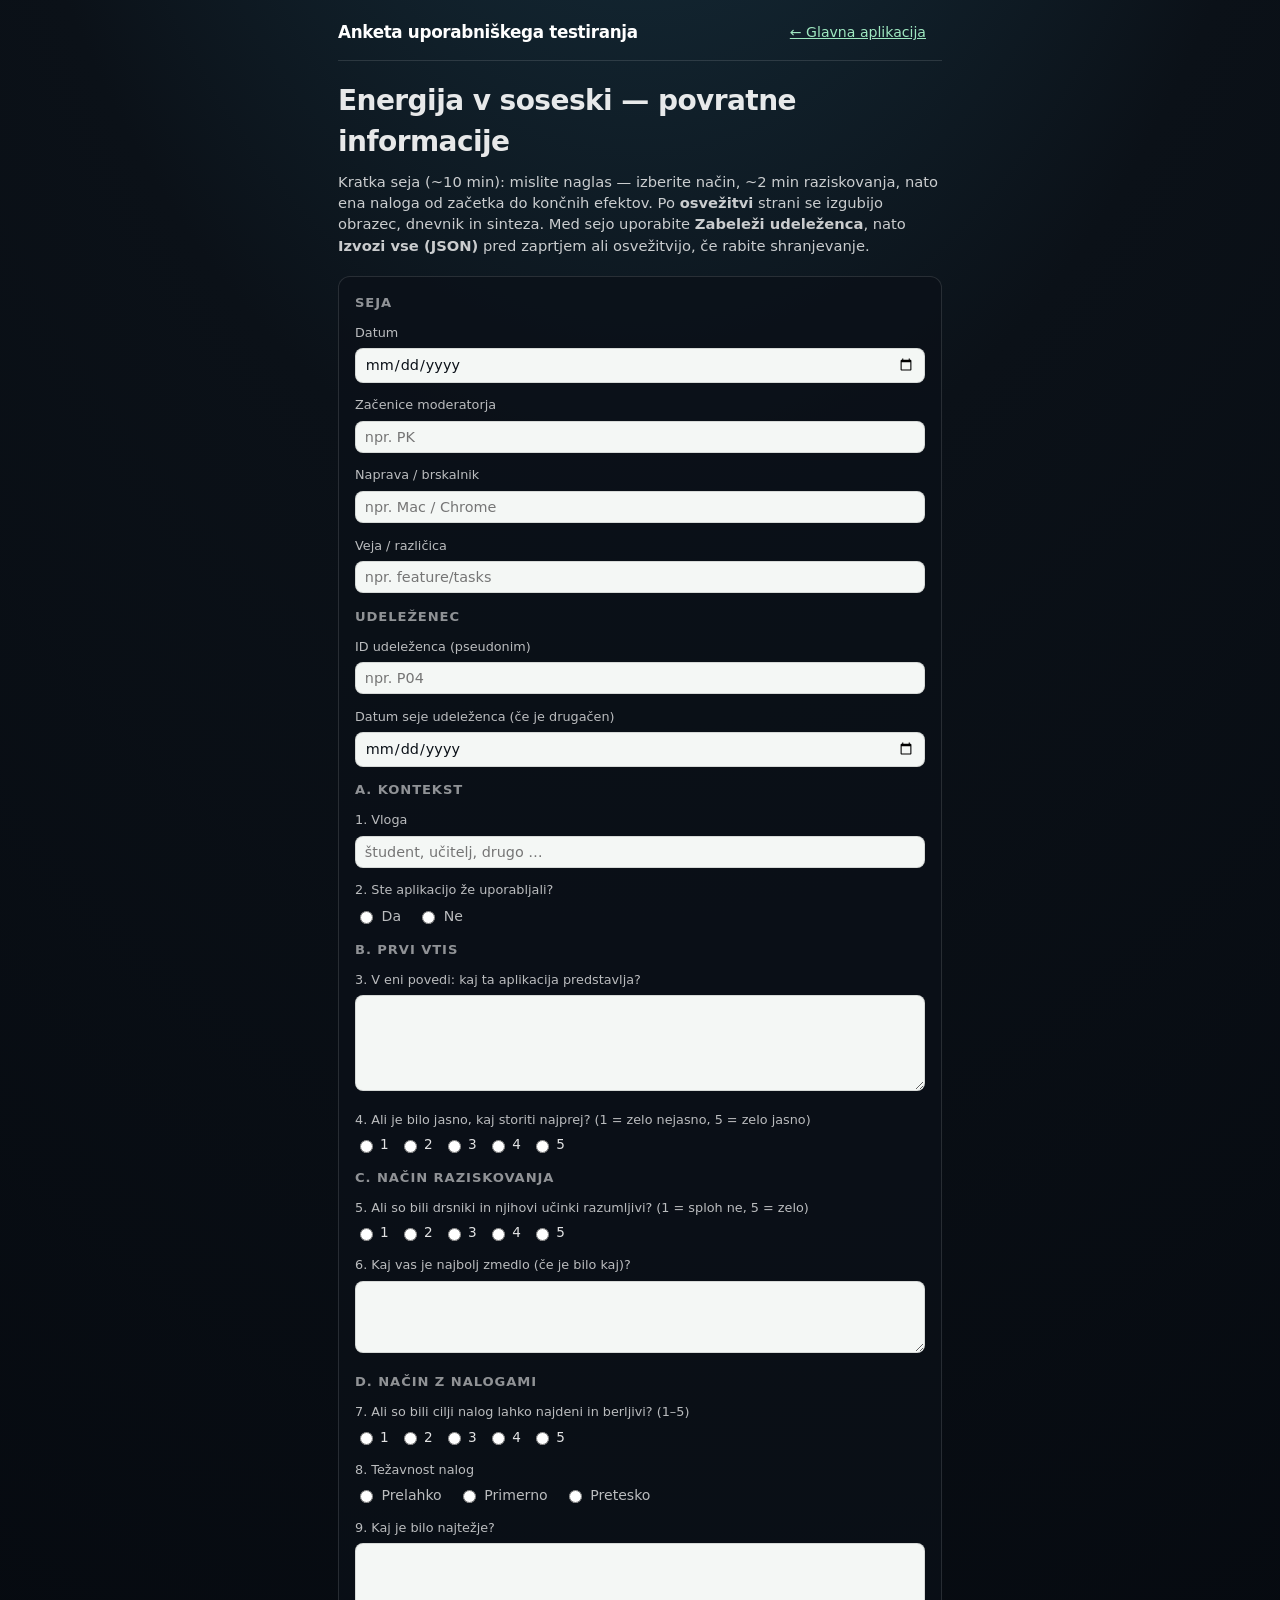
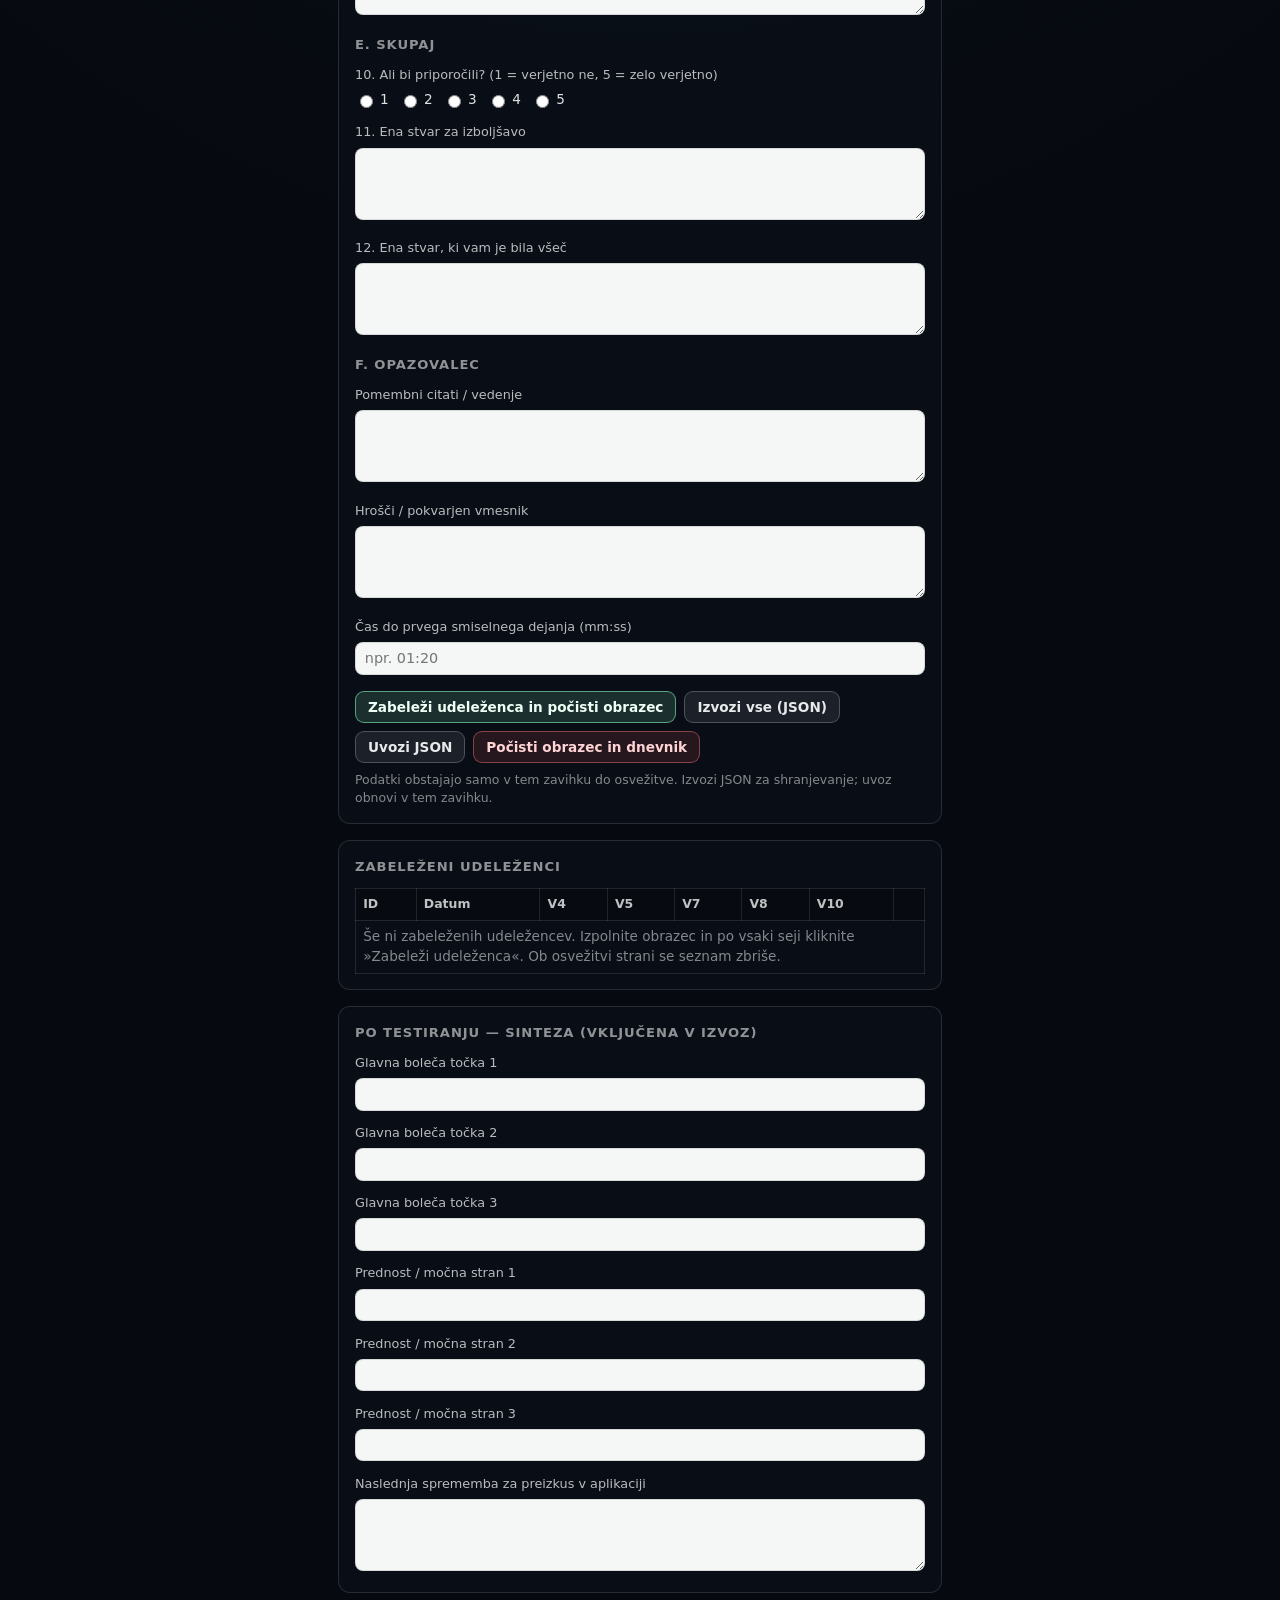
<file: survey/index.html>
<!DOCTYPE html>
<html lang="sl">
<head>
  <meta charset="UTF-8" />
  <meta name="viewport" content="width=device-width, initial-scale=1.0, viewport-fit=cover" />
  <title>Anketa uporabniškega testiranja — Energija v soseski</title>
  <link rel="stylesheet" href="survey.css" />
</head>
<body>
  <div class="page">
    <header class="top-bar">
      <div class="brand">Anketa uporabniškega testiranja</div>
      <nav class="nav-links">
        <a href="../index.html">← Glavna aplikacija</a>
        <span id="saveStatus" class="status" aria-live="polite"></span>
      </nav>
    </header>

    <h1>Energija v soseski — povratne informacije</h1>
    <p class="lead">
      Kratka seja (~10 min): mislite naglas — izberite način, ~2 min raziskovanja, nato ena naloga od začetka do končnih efektov.
      Po <strong>osvežitvi</strong> strani se izgubijo obrazec, dnevnik in sinteza. Med sejo uporabite <strong>Zabeleži udeleženca</strong>, nato
      <strong>Izvozi vse (JSON)</strong> pred zaprtjem ali osvežitvijo, če rabite shranjevanje.
    </p>

    <form id="surveyForm" class="card" autocomplete="off">
      <h2>Seja</h2>
      <div class="field">
        <label for="sessionDate">Datum</label>
        <input type="date" id="sessionDate" name="sessionDate" />
      </div>
      <div class="field">
        <label for="testerInitials">Začenice moderatorja</label>
        <input type="text" id="testerInitials" name="testerInitials" placeholder="npr. PK" />
      </div>
      <div class="field">
        <label for="deviceBrowser">Naprava / brskalnik</label>
        <input type="text" id="deviceBrowser" name="deviceBrowser" placeholder="npr. Mac / Chrome" />
      </div>
      <div class="field">
        <label for="branchVersion">Veja / različica</label>
        <input type="text" id="branchVersion" name="branchVersion" placeholder="npr. feature/tasks" />
      </div>

      <h2>Udeleženec</h2>
      <div class="field">
        <label for="participantId">ID udeleženca (pseudonim)</label>
        <input type="text" id="participantId" name="participantId" placeholder="npr. P04" />
      </div>
      <div class="field">
        <label for="participantDate">Datum seje udeleženca (če je drugačen)</label>
        <input type="date" id="participantDate" name="participantDate" />
      </div>

      <h2>A. Kontekst</h2>
      <div class="field">
        <label for="q1">1. Vloga</label>
        <input type="text" id="q1" name="q1" placeholder="študent, učitelj, drugo …" />
      </div>
      <div class="field">
        <span class="label-like">2. Ste aplikacijo že uporabljali?</span>
        <div class="radio-row">
          <label class="inline"><input type="radio" name="q2" value="yes" /> Da</label>
          <label class="inline"><input type="radio" name="q2" value="no" /> Ne</label>
        </div>
      </div>

      <h2>B. Prvi vtis</h2>
      <div class="field">
        <label for="q3">3. V eni povedi: kaj ta aplikacija predstavlja?</label>
        <textarea id="q3" name="q3" class="tall"></textarea>
      </div>
      <div class="field">
        <span class="label-like">4. Ali je bilo jasno, kaj storiti najprej? (1 = zelo nejasno, 5 = zelo jasno)</span>
        <div class="scale" role="radiogroup" aria-label="Vprašanje 4">
          <label class="inline"><input type="radio" name="q4" value="1" /> 1</label>
          <label class="inline"><input type="radio" name="q4" value="2" /> 2</label>
          <label class="inline"><input type="radio" name="q4" value="3" /> 3</label>
          <label class="inline"><input type="radio" name="q4" value="4" /> 4</label>
          <label class="inline"><input type="radio" name="q4" value="5" /> 5</label>
        </div>
      </div>

      <h2>C. Način raziskovanja</h2>
      <div class="field">
        <span class="label-like">5. Ali so bili drsniki in njihovi učinki razumljivi? (1 = sploh ne, 5 = zelo)</span>
        <div class="scale" role="radiogroup" aria-label="Vprašanje 5">
          <label class="inline"><input type="radio" name="q5" value="1" /> 1</label>
          <label class="inline"><input type="radio" name="q5" value="2" /> 2</label>
          <label class="inline"><input type="radio" name="q5" value="3" /> 3</label>
          <label class="inline"><input type="radio" name="q5" value="4" /> 4</label>
          <label class="inline"><input type="radio" name="q5" value="5" /> 5</label>
        </div>
      </div>
      <div class="field">
        <label for="q6">6. Kaj vas je najbolj zmedlo (če je bilo kaj)?</label>
        <textarea id="q6" name="q6"></textarea>
      </div>

      <h2>D. Način z nalogami</h2>
      <div class="field">
        <span class="label-like">7. Ali so bili cilji nalog lahko najdeni in berljivi? (1–5)</span>
        <div class="scale" role="radiogroup" aria-label="Vprašanje 7">
          <label class="inline"><input type="radio" name="q7" value="1" /> 1</label>
          <label class="inline"><input type="radio" name="q7" value="2" /> 2</label>
          <label class="inline"><input type="radio" name="q7" value="3" /> 3</label>
          <label class="inline"><input type="radio" name="q7" value="4" /> 4</label>
          <label class="inline"><input type="radio" name="q7" value="5" /> 5</label>
        </div>
      </div>
      <div class="field">
        <span class="label-like">8. Težavnost nalog</span>
        <div class="radio-row">
          <label class="inline"><input type="radio" name="q8" value="too_easy" /> Prelahko</label>
          <label class="inline"><input type="radio" name="q8" value="about_right" /> Primerno</label>
          <label class="inline"><input type="radio" name="q8" value="too_hard" /> Pretesko</label>
        </div>
      </div>
      <div class="field">
        <label for="q9">9. Kaj je bilo najtežje?</label>
        <textarea id="q9" name="q9"></textarea>
      </div>

      <h2>E. Skupaj</h2>
      <div class="field">
        <span class="label-like">10. Ali bi priporočili? (1 = verjetno ne, 5 = zelo verjetno)</span>
        <div class="scale" role="radiogroup" aria-label="Vprašanje 10">
          <label class="inline"><input type="radio" name="q10" value="1" /> 1</label>
          <label class="inline"><input type="radio" name="q10" value="2" /> 2</label>
          <label class="inline"><input type="radio" name="q10" value="3" /> 3</label>
          <label class="inline"><input type="radio" name="q10" value="4" /> 4</label>
          <label class="inline"><input type="radio" name="q10" value="5" /> 5</label>
        </div>
      </div>
      <div class="field">
        <label for="q11">11. Ena stvar za izboljšavo</label>
        <textarea id="q11" name="q11"></textarea>
      </div>
      <div class="field">
        <label for="q12">12. Ena stvar, ki vam je bila všeč</label>
        <textarea id="q12" name="q12"></textarea>
      </div>

      <h2>F. Opazovalec</h2>
      <div class="field">
        <label for="observerQuotes">Pomembni citati / vedenje</label>
        <textarea id="observerQuotes" name="observerQuotes"></textarea>
      </div>
      <div class="field">
        <label for="observerBugs">Hrošči / pokvarjen vmesnik</label>
        <textarea id="observerBugs" name="observerBugs"></textarea>
      </div>
      <div class="field">
        <label for="observerTime">Čas do prvega smiselnega dejanja (mm:ss)</label>
        <input type="text" id="observerTime" name="observerTime" placeholder="npr. 01:20" />
      </div>

      <div class="actions">
        <button type="button" class="btn" id="btnLogParticipant">Zabeleži udeleženca in počisti obrazec</button>
        <button type="button" class="btn btn--ghost" id="btnExport">Izvozi vse (JSON)</button>
        <button type="button" class="btn btn--ghost" id="btnImport">Uvozi JSON</button>
        <button type="button" class="btn btn--danger" id="btnClear">Počisti obrazec in dnevnik</button>
      </div>
      <input type="file" id="importFile" class="hidden-input" accept="application/json,.json" />
      <p class="hint">Podatki obstajajo samo v tem zavihku do osvežitve. Izvozi JSON za shranjevanje; uvoz obnovi v tem zavihku.</p>
    </form>

    <section class="card">
      <h2>Zabeleženi udeleženci</h2>
      <div class="table-wrap">
        <table>
          <thead>
            <tr>
              <th>ID</th>
              <th>Datum</th>
              <th>V4</th>
              <th>V5</th>
              <th>V7</th>
              <th>V8</th>
              <th>V10</th>
              <th></th>
            </tr>
          </thead>
          <tbody id="logBody"></tbody>
        </table>
      </div>
    </section>

    <section class="card" id="synthesisSection">
      <h2>Po testiranju — sinteza (vključena v izvoz)</h2>
      <div class="field">
        <label for="synPain1">Glavna boleča točka 1</label>
        <input type="text" id="synPain1" name="synPain1" />
      </div>
      <div class="field">
        <label for="synPain2">Glavna boleča točka 2</label>
        <input type="text" id="synPain2" name="synPain2" />
      </div>
      <div class="field">
        <label for="synPain3">Glavna boleča točka 3</label>
        <input type="text" id="synPain3" name="synPain3" />
      </div>
      <div class="field">
        <label for="synLike1">Prednost / močna stran 1</label>
        <input type="text" id="synLike1" name="synLike1" />
      </div>
      <div class="field">
        <label for="synLike2">Prednost / močna stran 2</label>
        <input type="text" id="synLike2" name="synLike2" />
      </div>
      <div class="field">
        <label for="synLike3">Prednost / močna stran 3</label>
        <input type="text" id="synLike3" name="synLike3" />
      </div>
      <div class="field">
        <label for="synNext">Naslednja sprememba za preizkus v aplikaciji</label>
        <textarea id="synNext" name="synNext"></textarea>
      </div>
    </section>
  </div>

  <script src="survey.js" defer></script>
</body>
</html>
</file>
<file: survey/survey.css>
*,
*::before,
*::after {
  box-sizing: border-box;
}

html {
  scroll-behavior: smooth;
}

body {
  margin: 0;
  min-height: 100%;
  font-family: system-ui, -apple-system, "Segoe UI", Roboto, sans-serif;
  color: rgba(255, 255, 255, 0.9);
  background: radial-gradient(ellipse 120% 80% at 50% -20%, #1a3a4a 0%, #0b1118 45%, #060a10 100%);
  line-height: 1.45;
  -webkit-tap-highlight-color: transparent;
}

a {
  color: #9ee8c0;
}

a:hover {
  color: #c4f5dc;
}

.page {
  max-width: 40rem;
  margin: 0 auto;
  padding: max(20px, env(safe-area-inset-top)) max(18px, env(safe-area-inset-right))
    max(28px, env(safe-area-inset-bottom)) max(18px, env(safe-area-inset-left));
}

.top-bar {
  display: flex;
  flex-wrap: wrap;
  align-items: center;
  justify-content: space-between;
  gap: 0.75rem;
  margin-bottom: 1.25rem;
  padding-bottom: 1rem;
  border-bottom: 1px solid rgba(255, 255, 255, 0.12);
}

.brand {
  font-size: 1.05rem;
  font-weight: 700;
  letter-spacing: -0.02em;
  color: #fff;
}

.nav-links {
  display: flex;
  flex-wrap: wrap;
  gap: 0.65rem 1rem;
  font-size: 0.88rem;
}

.status {
  font-size: 0.78rem;
  color: rgba(255, 255, 255, 0.55);
}

.status.is-saved {
  color: #9ee8c0;
}

h1 {
  margin: 0 0 0.5rem;
  font-size: clamp(1.35rem, 4vw, 1.75rem);
  font-weight: 700;
  letter-spacing: -0.02em;
}

.lead {
  margin: 0 0 1.25rem;
  font-size: 0.92rem;
  color: rgba(255, 255, 255, 0.78);
}

.card {
  background: rgba(11, 17, 25, 0.75);
  border: 1px solid rgba(255, 255, 255, 0.12);
  border-radius: 12px;
  padding: 1rem 1rem 0.95rem;
  margin-bottom: 1rem;
}

.card h2 {
  margin: 0 0 0.75rem;
  font-size: 0.82rem;
  text-transform: uppercase;
  letter-spacing: 0.07em;
  color: rgba(255, 255, 255, 0.55);
  font-weight: 600;
}

.field {
  margin-bottom: 0.85rem;
}

.field:last-child {
  margin-bottom: 0;
}

.field label,
.label-like {
  display: block;
  font-size: 0.8rem;
  color: rgba(255, 255, 255, 0.72);
  margin-bottom: 0.35rem;
}

.field input[type="text"],
.field input[type="date"],
.field input[type="time"],
.field textarea,
.field select {
  width: 100%;
  padding: 0.45rem 0.55rem;
  font-size: 0.9rem;
  font-family: inherit;
  color: #0b1118;
  background: #f4f7f5;
  border: 1px solid rgba(0, 0, 0, 0.12);
  border-radius: 8px;
}

.field textarea {
  min-height: 4.5rem;
  resize: vertical;
}

.field textarea.tall {
  min-height: 6rem;
}

.scale {
  display: flex;
  flex-wrap: wrap;
  gap: 0.35rem 0.65rem;
  align-items: center;
}

.scale label.inline {
  display: inline-flex;
  align-items: center;
  gap: 0.25rem;
  margin: 0;
  font-size: 0.85rem;
  color: rgba(255, 255, 255, 0.88);
  cursor: pointer;
}

.scale-hint {
  width: 100%;
  font-size: 0.72rem;
  color: rgba(255, 255, 255, 0.45);
  margin: 0;
}

.radio-row {
  display: flex;
  flex-wrap: wrap;
  gap: 0.75rem 1rem;
}

.radio-row label.inline {
  display: inline-flex;
  align-items: center;
  gap: 0.35rem;
  margin: 0;
  font-size: 0.88rem;
  cursor: pointer;
}

.actions {
  display: flex;
  flex-wrap: wrap;
  gap: 0.5rem;
  margin-top: 1rem;
}

.btn {
  border: 1px solid rgba(124, 224, 173, 0.65);
  background: rgba(124, 224, 173, 0.16);
  color: #effff5;
  font-size: 0.85rem;
  font-weight: 600;
  border-radius: 9px;
  padding: 0.45rem 0.75rem;
  cursor: pointer;
  font-family: inherit;
}

.btn:hover {
  background: rgba(124, 224, 173, 0.26);
}

.btn--ghost {
  border-color: rgba(255, 255, 255, 0.22);
  background: rgba(255, 255, 255, 0.08);
  color: rgba(255, 255, 255, 0.9);
}

.btn--ghost:hover {
  background: rgba(255, 255, 255, 0.14);
}

.btn--danger {
  border-color: rgba(255, 120, 120, 0.45);
  background: rgba(255, 80, 80, 0.12);
  color: #ffd4d4;
}

.btn--danger:hover {
  background: rgba(255, 80, 80, 0.2);
}

.hidden-input {
  position: absolute;
  width: 0;
  height: 0;
  opacity: 0;
  pointer-events: none;
}

.table-wrap {
  overflow-x: auto;
  margin-top: 0.5rem;
}

table {
  width: 100%;
  border-collapse: collapse;
  font-size: 0.78rem;
}

th,
td {
  border: 1px solid rgba(255, 255, 255, 0.1);
  padding: 0.4rem 0.45rem;
  text-align: left;
  vertical-align: top;
}

th {
  background: rgba(0, 0, 0, 0.25);
  color: rgba(255, 255, 255, 0.75);
  font-weight: 600;
}

td.num {
  text-align: center;
  max-width: 3rem;
}

.empty-log {
  margin: 0.5rem 0 0;
  font-size: 0.85rem;
  color: rgba(255, 255, 255, 0.5);
}

.hint {
  font-size: 0.78rem;
  color: rgba(255, 255, 255, 0.5);
  margin: 0.5rem 0 0;
}
</file>
